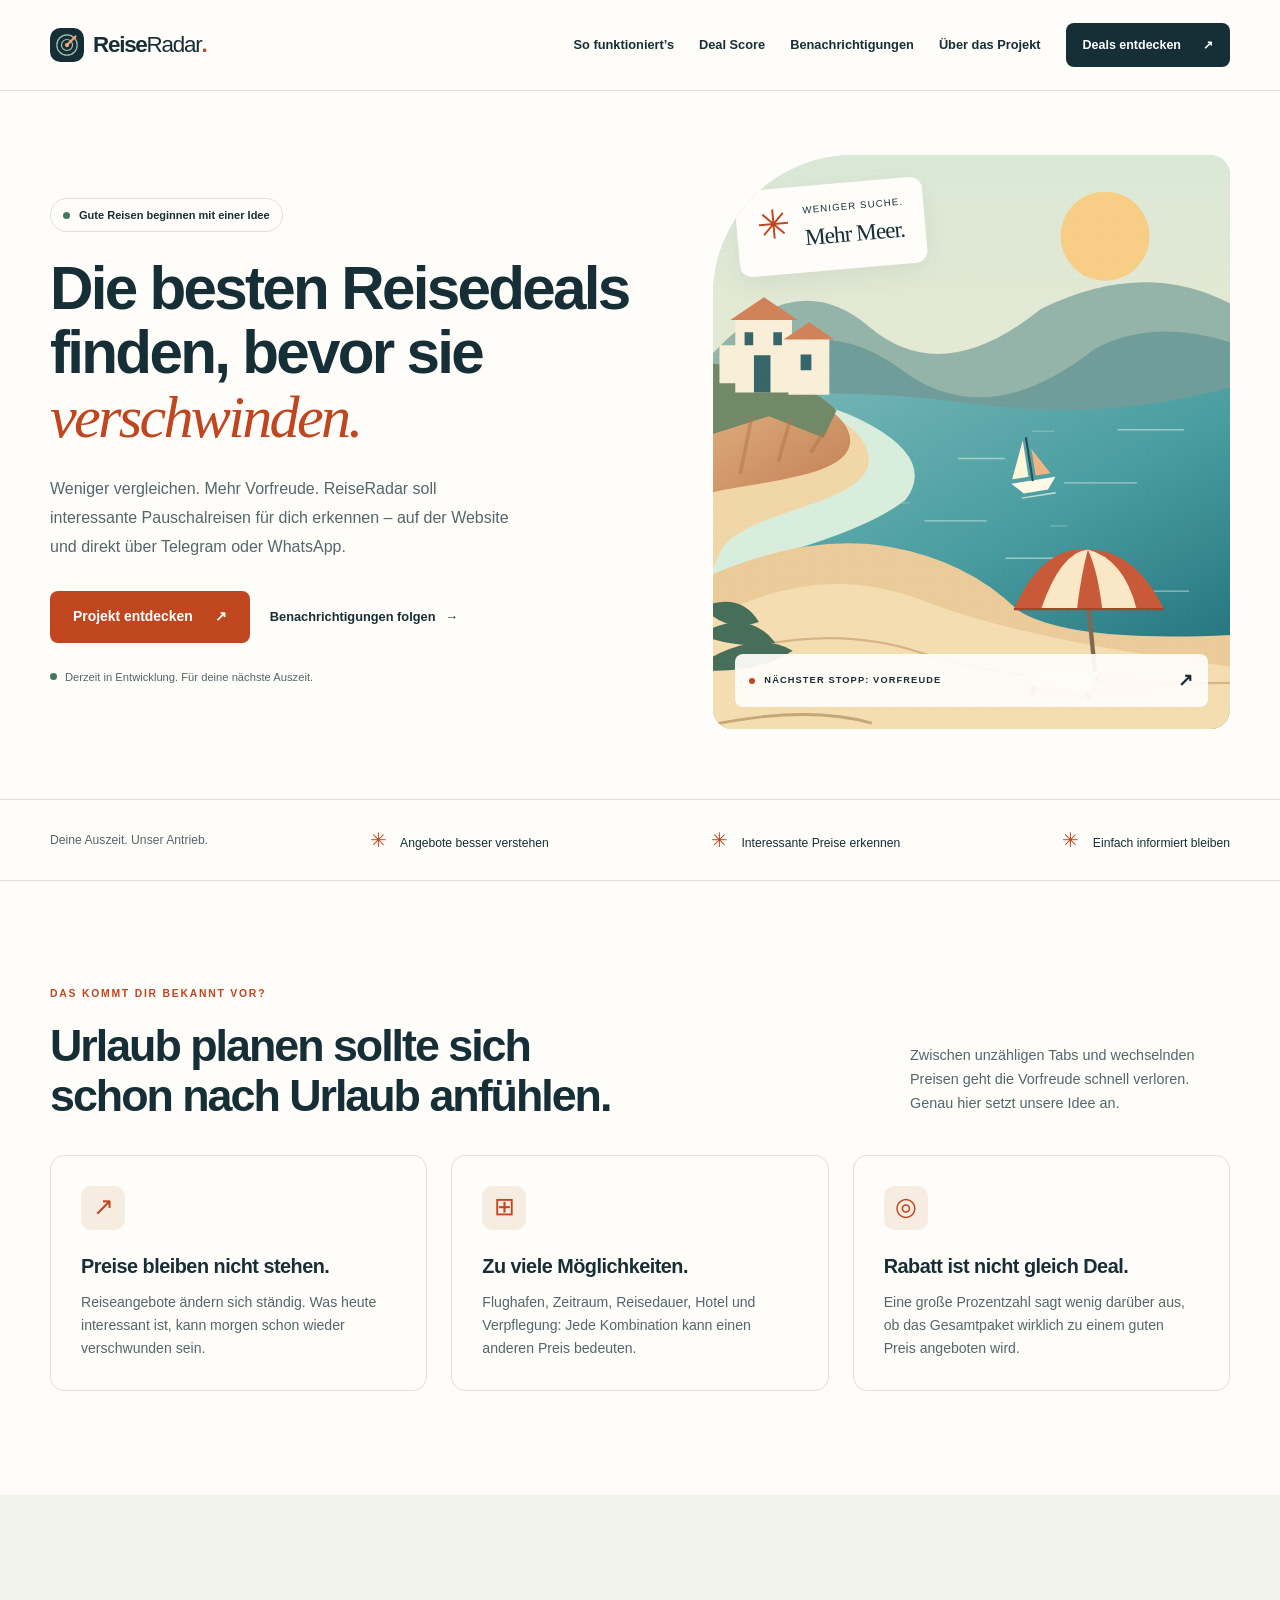
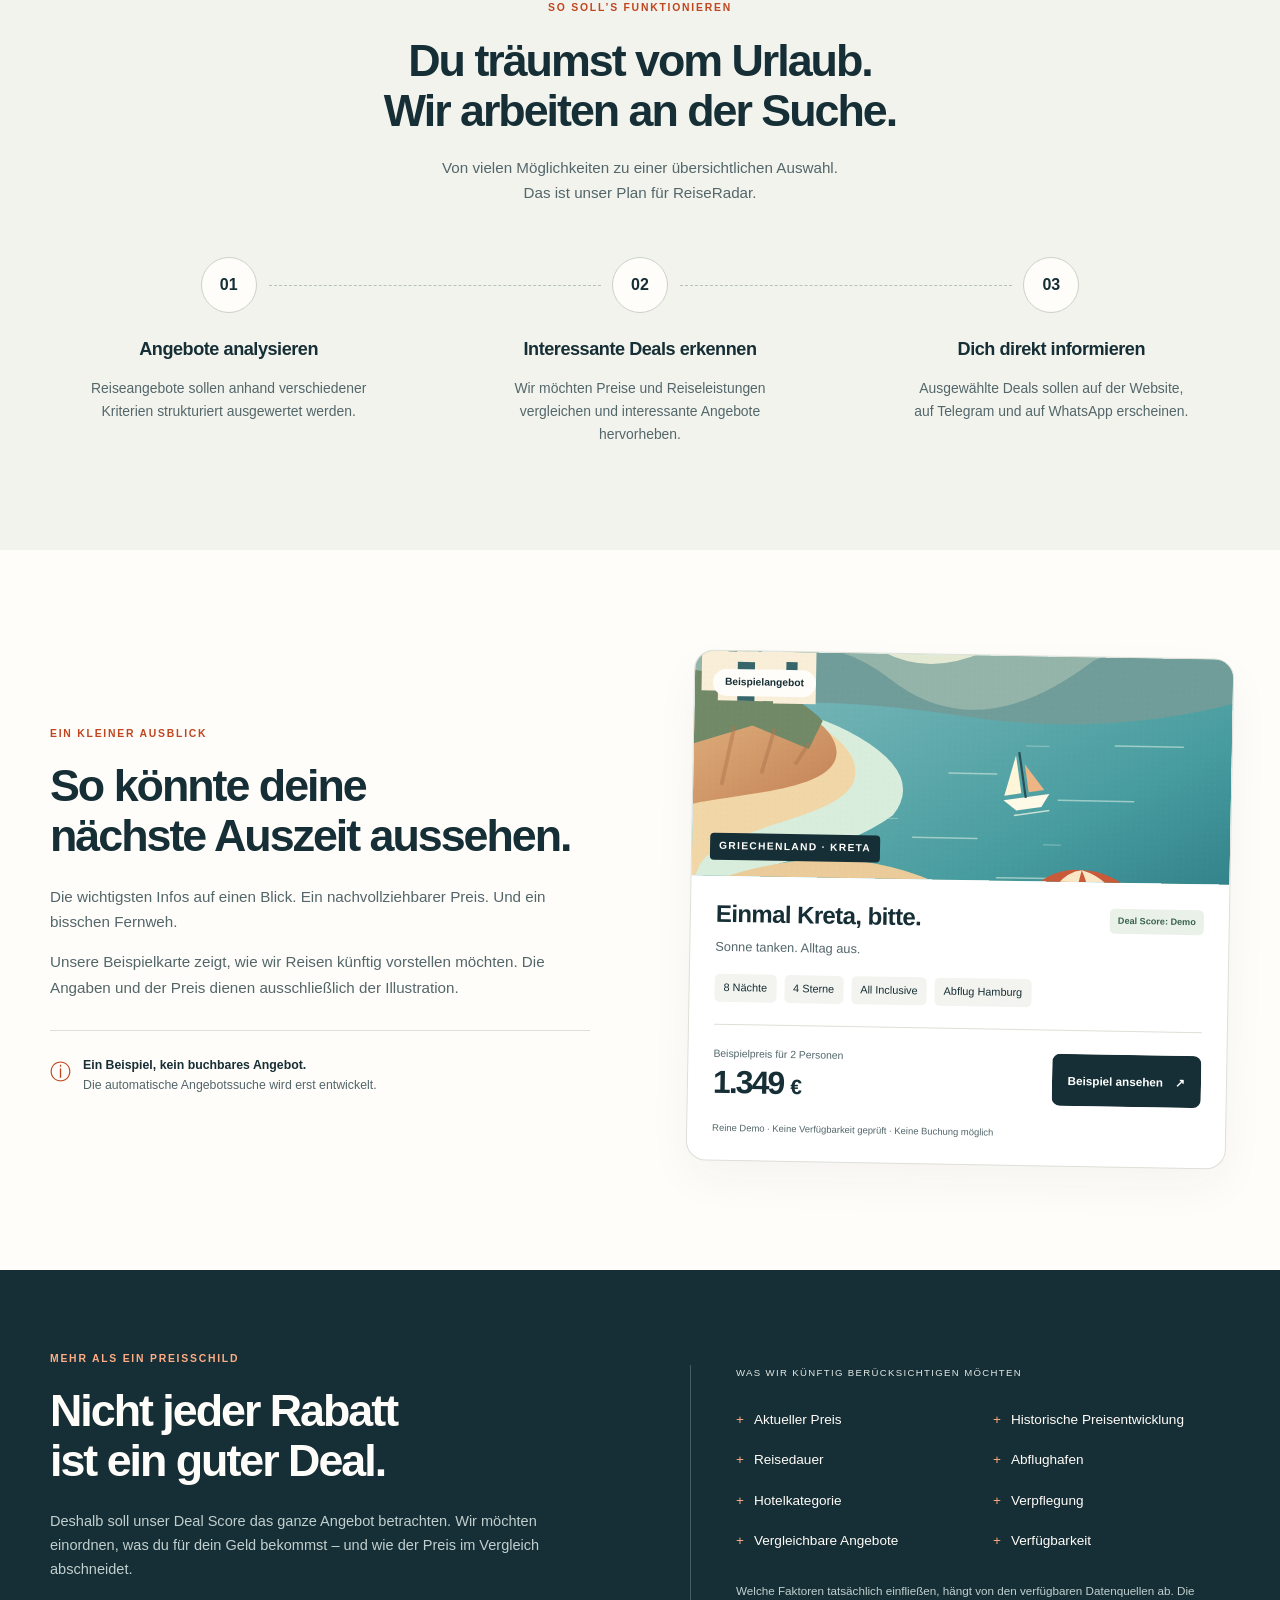
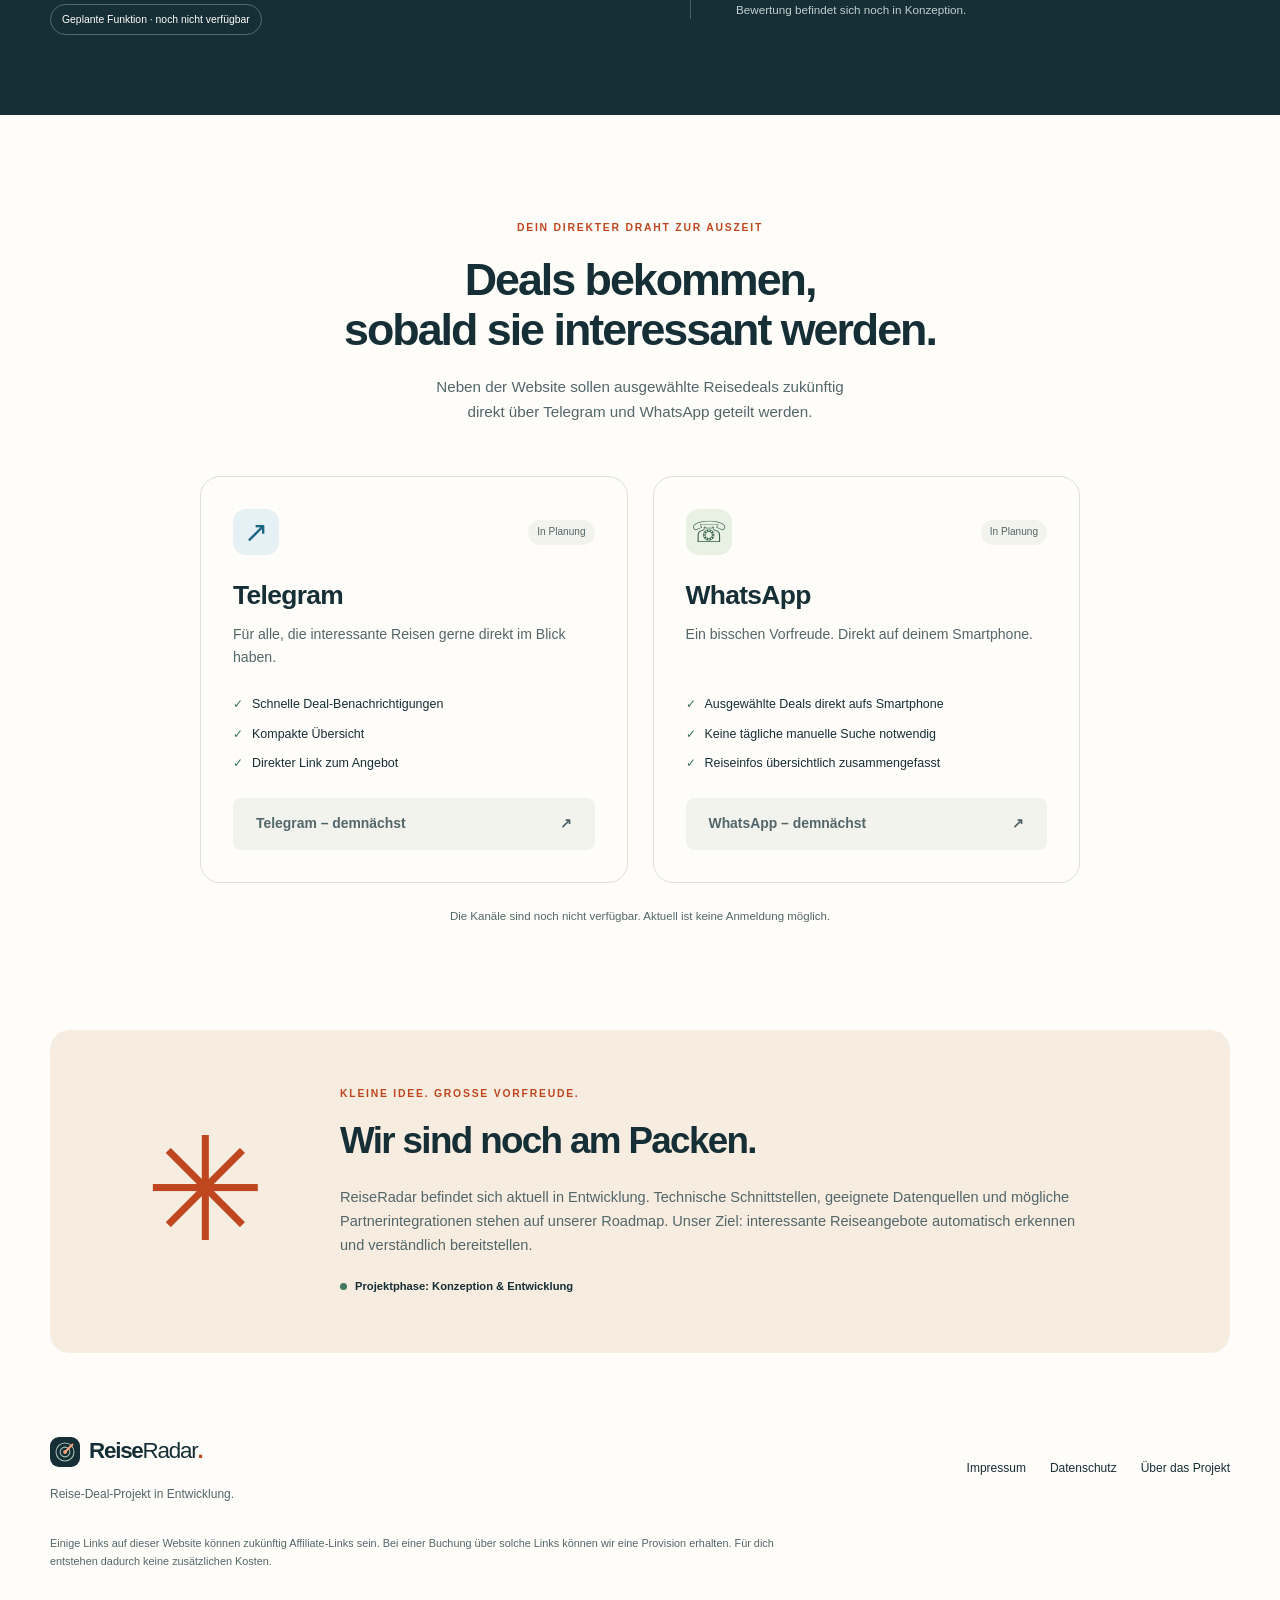
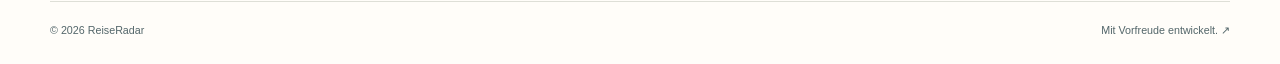
<file: index.html>
<!doctype html>
<html lang="de">
<head>
  <meta charset="utf-8">
  <meta name="viewport" content="width=device-width, initial-scale=1">
  <meta name="theme-color" content="#162e35">
  <!-- Awin Publisher Website Verification -->
  <title>ReiseRadar – Reisedeals automatisch entdecken</title>
  <meta name="description" content="ReiseRadar entwickelt eine Plattform zur automatisierten Analyse attraktiver Pauschalreise-Angebote und Deal-Benachrichtigungen über Website, Telegram und WhatsApp.">
  <meta property="og:type" content="website">
  <meta property="og:locale" content="de_DE">
  <meta property="og:title" content="ReiseRadar – Reisedeals automatisch entdecken">
  <meta property="og:description" content="Weniger suchen. Mehr Vorfreude. Unser Projekt für automatisch erkannte Reisedeals.">
  <meta property="og:image" content="https://saschax99.github.io/assets/social-card.png">
  <meta property="og:image:width" content="1200">
  <meta property="og:image:height" content="630">
  <meta property="og:image:alt" content="ReiseRadar – Weniger suchen. Mehr Vorfreude. Projekt in Entwicklung.">
  <meta property="og:url" content="https://saschax99.github.io/">
  <link rel="icon" href="assets/logo.svg" type="image/svg+xml">
  <link rel="stylesheet" href="styles.css">
  <script src="script.js" defer></script>
</head>
<body>
  <a class="skip-link" href="#inhalt">Zum Inhalt springen</a>
  <header class="site-header"><div class="container header-inner">
    <a class="brand" href="index.html" aria-label="ReiseRadar Startseite"><img src="assets/logo.svg" width="34" height="34" alt="">Reise<span>Radar</span><span class="brand-dot">.</span></a>
    <button class="menu-toggle" type="button" aria-expanded="false" aria-controls="navigation" hidden>Menü <span aria-hidden="true">☰</span></button>
    <nav id="navigation" class="navigation" aria-label="Hauptnavigation"><a href="#ablauf">So funktioniert’s</a><a href="#deal-score">Deal Score</a><a href="#kanaele">Benachrichtigungen</a><a href="#projekt">Über das Projekt</a><a class="button button-small button-dark" href="#demo">Deals entdecken <span aria-hidden="true">↗</span></a></nav>
  </div>
</header>
  <main id="inhalt">
    <section class="hero container" aria-labelledby="hero-title">
      <div class="hero-copy"><span class="status-pill"><span class="status-dot" aria-hidden="true"></span> Gute Reisen beginnen mit einer Idee</span>
        <h1 id="hero-title">Die besten Reisedeals finden, bevor sie <em>verschwinden.</em></h1>
        <p class="hero-description">Weniger vergleichen. Mehr Vorfreude. ReiseRadar soll interessante Pauschalreisen für dich erkennen – auf der Website und direkt über Telegram oder WhatsApp.</p>
        <div class="button-row"><a class="button button-orange" href="#ablauf">Projekt entdecken <span aria-hidden="true">↗</span></a><a class="text-link" href="#kanaele">Benachrichtigungen folgen <span aria-hidden="true">→</span></a></div>
        <p class="hero-note"><span class="status-dot" aria-hidden="true"></span> Derzeit in Entwicklung. Für deine nächste Auszeit.</p>
      </div>
      <div class="hero-art"><img src="assets/coast.svg" width="720" height="820" fetchpriority="high" alt="Illustration einer sonnigen Bucht mit türkisblauem Meer, mediterranen Häusern und einem Sonnenschirm"><div class="art-label"><span aria-hidden="true">✳</span> WENIGER SUCHE.<br><strong>Mehr Meer.</strong></div>
<div class="art-caption"><span class="tiny-dot" aria-hidden="true"></span> NÄCHSTER STOPP: VORFREUDE <span aria-hidden="true">↗</span></div>
</div>
    </section>
    <div class="principles"><div class="container principles-inner"><span>Deine Auszeit. Unser Antrieb.</span><span><b aria-hidden="true">✳</b> Angebote besser verstehen</span><span><b aria-hidden="true">✳</b> Interessante Preise erkennen</span><span><b aria-hidden="true">✳</b> Einfach informiert bleiben</span></div>
</div>
    <section class="section container" aria-labelledby="problem-title">
      <div class="section-heading"><div><p class="eyebrow">DAS KOMMT DIR BEKANNT VOR?</p>
<h2 id="problem-title">Urlaub planen sollte sich<br>schon nach Urlaub anfühlen.</h2>
</div>
<p>Zwischen unzähligen Tabs und wechselnden Preisen geht die Vorfreude schnell verloren. Genau hier setzt unsere Idee an.</p>
</div>
      <div class="three-grid"><article class="problem-card"><span class="icon-tile" aria-hidden="true">↗</span><h3>Preise bleiben nicht stehen.</h3>
<p>Reiseangebote ändern sich ständig. Was heute interessant ist, kann morgen schon wieder verschwunden sein.</p>
</article>
<article class="problem-card"><span class="icon-tile" aria-hidden="true">⊞</span><h3>Zu viele Möglichkeiten.</h3>
<p>Flughafen, Zeitraum, Reisedauer, Hotel und Verpflegung: Jede Kombination kann einen anderen Preis bedeuten.</p>
</article>
<article class="problem-card"><span class="icon-tile" aria-hidden="true">◎</span><h3>Rabatt ist nicht gleich Deal.</h3>
<p>Eine große Prozentzahl sagt wenig darüber aus, ob das Gesamtpaket wirklich zu einem guten Preis angeboten wird.</p>
</article>
</div>
    </section>
    <section id="ablauf" class="section workflow" aria-labelledby="workflow-title"><div class="container"><div class="center-heading"><p class="eyebrow">SO SOLL’S FUNKTIONIEREN</p>
<h2 id="workflow-title">Du träumst vom Urlaub.<br>Wir arbeiten an der Suche.</h2>
<p>Von vielen Möglichkeiten zu einer übersichtlichen Auswahl.<br>Das ist unser Plan für ReiseRadar.</p>
</div>
<ol class="three-grid steps"><li><span class="step-number">01</span><h3>Angebote analysieren</h3>
<p>Reiseangebote sollen anhand verschiedener Kriterien strukturiert ausgewertet werden.</p>
</li>
<li><span class="step-number">02</span><h3>Interessante Deals erkennen</h3>
<p>Wir möchten Preise und Reiseleistungen vergleichen und interessante Angebote hervorheben.</p>
</li>
<li><span class="step-number">03</span><h3>Dich direkt informieren</h3>
<p>Ausgewählte Deals sollen auf der Website, auf Telegram und auf WhatsApp erscheinen.</p>
</li>
</ol>
</div>
</section>
    <section id="demo" class="section container demo-section" aria-labelledby="demo-title"><div class="demo-copy"><p class="eyebrow">EIN KLEINER AUSBLICK</p>
<h2 id="demo-title">So könnte deine<br>nächste Auszeit aussehen.</h2>
<p>Die wichtigsten Infos auf einen Blick. Ein nachvollziehbarer Preis. Und ein bisschen Fernweh.</p>
<p>Unsere Beispielkarte zeigt, wie wir Reisen künftig vorstellen möchten. Die Angaben und der Preis dienen ausschließlich der Illustration.</p>
<div class="inline-note"><span aria-hidden="true">ⓘ</span><span><strong>Ein Beispiel, kein buchbares Angebot.</strong><br>Die automatische Angebotssuche wird erst entwickelt.</span></div>
</div>
      <article class="deal-card"><div class="deal-image"><img src="assets/coast.svg" width="720" height="820" loading="lazy" alt="Illustrierte mediterrane Küste"><span class="demo-badge">Beispielangebot</span><span class="image-location">GRIECHENLAND · KRETA</span></div>
<div class="deal-body"><div class="deal-title"><h3>Einmal Kreta, bitte.</h3>
<span class="score-badge">Deal Score: Demo</span></div>
<p class="deal-subtitle">Sonne tanken. Alltag aus.</p>
<ul class="deal-features"><li>8 Nächte</li>
<li>4 Sterne</li>
<li>All Inclusive</li>
<li>Abflug Hamburg</li>
</ul>
<div class="deal-bottom"><div><span class="price-label">Beispielpreis für 2 Personen</span><strong class="price">1.349 <span>€</span></strong></div>
<button class="button button-dark" type="button" data-demo-open hidden>Beispiel ansehen <span aria-hidden="true">↗</span></button></div>
<p class="deal-disclaimer">Reine Demo · Keine Verfügbarkeit geprüft · Keine Buchung möglich</p>
</div>
</article>
    </section>
    <section id="deal-score" class="score-section" aria-labelledby="score-title"><div class="container score-inner"><div><p class="eyebrow">MEHR ALS EIN PREISSCHILD</p>
<h2 id="score-title">Nicht jeder Rabatt<br>ist ein guter Deal.</h2>
<p>Deshalb soll unser Deal Score das ganze Angebot betrachten. Wir möchten einordnen, was du für dein Geld bekommst – und wie der Preis im Vergleich abschneidet.</p>
<span class="outline-pill">Geplante Funktion · noch nicht verfügbar</span></div>
<div class="score-factors"><p class="factor-heading">WAS WIR KÜNFTIG BERÜCKSICHTIGEN MÖCHTEN</p>
<ul><li>Aktueller Preis</li>
<li>Historische Preisentwicklung</li>
<li>Reisedauer</li>
<li>Abflughafen</li>
<li>Hotelkategorie</li>
<li>Verpflegung</li>
<li>Vergleichbare Angebote</li>
<li>Verfügbarkeit</li>
</ul>
<p class="score-note">Welche Faktoren tatsächlich einfließen, hängt von den verfügbaren Datenquellen ab. Die Bewertung befindet sich noch in Konzeption.</p>
</div>
</div>
</section>
    <section id="kanaele" class="section container" aria-labelledby="channels-title"><div class="center-heading"><p class="eyebrow">DEIN DIREKTER DRAHT ZUR AUSZEIT</p>
<h2 id="channels-title">Deals bekommen,<br>sobald sie interessant werden.</h2>
<p>Neben der Website sollen ausgewählte Reisedeals zukünftig<br>direkt über Telegram und WhatsApp geteilt werden.</p>
</div>
<div class="channel-grid"><article class="channel-card"><div class="channel-heading"><span class="channel-icon telegram" aria-hidden="true">↗</span><span class="coming-soon">In Planung</span></div>
<h3>Telegram</h3>
<p>Für alle, die interessante Reisen gerne direkt im Blick haben.</p>
<ul class="check-list"><li>Schnelle Deal-Benachrichtigungen</li>
<li>Kompakte Übersicht</li>
<li>Direkter Link zum Angebot</li>
</ul>
<button class="button channel-button" type="button" disabled>Telegram – demnächst <span aria-hidden="true">↗</span></button></article>
<article class="channel-card"><div class="channel-heading"><span class="channel-icon whatsapp" aria-hidden="true">☏</span><span class="coming-soon">In Planung</span></div>
<h3>WhatsApp</h3>
<p>Ein bisschen Vorfreude. Direkt auf deinem Smartphone.</p>
<ul class="check-list"><li>Ausgewählte Deals direkt aufs Smartphone</li>
<li>Keine tägliche manuelle Suche notwendig</li>
<li>Reiseinfos übersichtlich zusammengefasst</li>
</ul>
<button class="button channel-button" type="button" disabled>WhatsApp – demnächst <span aria-hidden="true">↗</span></button></article>
</div>
<p class="channels-note">Die Kanäle sind noch nicht verfügbar. Aktuell ist keine Anmeldung möglich.</p>
</section>
    <section id="projekt" class="container project-section" aria-labelledby="project-title"><div class="project-symbol" aria-hidden="true">✳</div>
<div><p class="eyebrow">KLEINE IDEE. GROSSE VORFREUDE.</p>
<h2 id="project-title">Wir sind noch am Packen.</h2>
<p>ReiseRadar befindet sich aktuell in Entwicklung. Technische Schnittstellen, geeignete Datenquellen und mögliche Partnerintegrationen stehen auf unserer Roadmap. Unser Ziel: interessante Reiseangebote automatisch erkennen und verständlich bereitstellen.</p>
<span class="project-status"><span class="status-dot" aria-hidden="true"></span> Projektphase: Konzeption &amp; Entwicklung</span></div>
</section>
  </main>
  <footer class="site-footer container"><div class="footer-top"><div><a class="brand" href="index.html"><img src="assets/logo.svg" width="30" height="30" alt="">Reise<span>Radar</span><span class="brand-dot">.</span></a><p>Reise-Deal-Projekt in Entwicklung.</p>
</div>
<nav aria-label="Rechtliche Informationen"><a href="impressum.html">Impressum</a><a href="datenschutz.html">Datenschutz</a><a href="#projekt">Über das Projekt</a></nav>
</div>
<p class="affiliate-note">Einige Links auf dieser Website können zukünftig Affiliate-Links sein. Bei einer Buchung über solche Links können wir eine Provision erhalten. Für dich entstehen dadurch keine zusätzlichen Kosten.</p>
<div class="footer-bottom"><span>© <span data-year>2026</span> ReiseRadar</span><span>Mit Vorfreude entwickelt. <span aria-hidden="true">↗</span></span></div>
</footer>
  <dialog id="demo-dialog" aria-labelledby="dialog-title" aria-describedby="dialog-description"><div class="dialog-content"><span class="icon-tile" aria-hidden="true">✳</span><p class="eyebrow">EIN AUSBLICK AUF REISERADAR</p>
<h2 id="dialog-title">Die Vorfreude ist echt.<br>Das Angebot ist eine Demo.</h2>
<p id="dialog-description">Die Angebotssuche befindet sich aktuell noch in Entwicklung. Diese Beispielreise ist nicht buchbar. Preis und Reisedaten zeigen lediglich die geplante Darstellung.</p>
<form method="dialog"><button class="button button-dark">Alles klar</button></form></div>
</dialog>
</body>
</html>
</file>
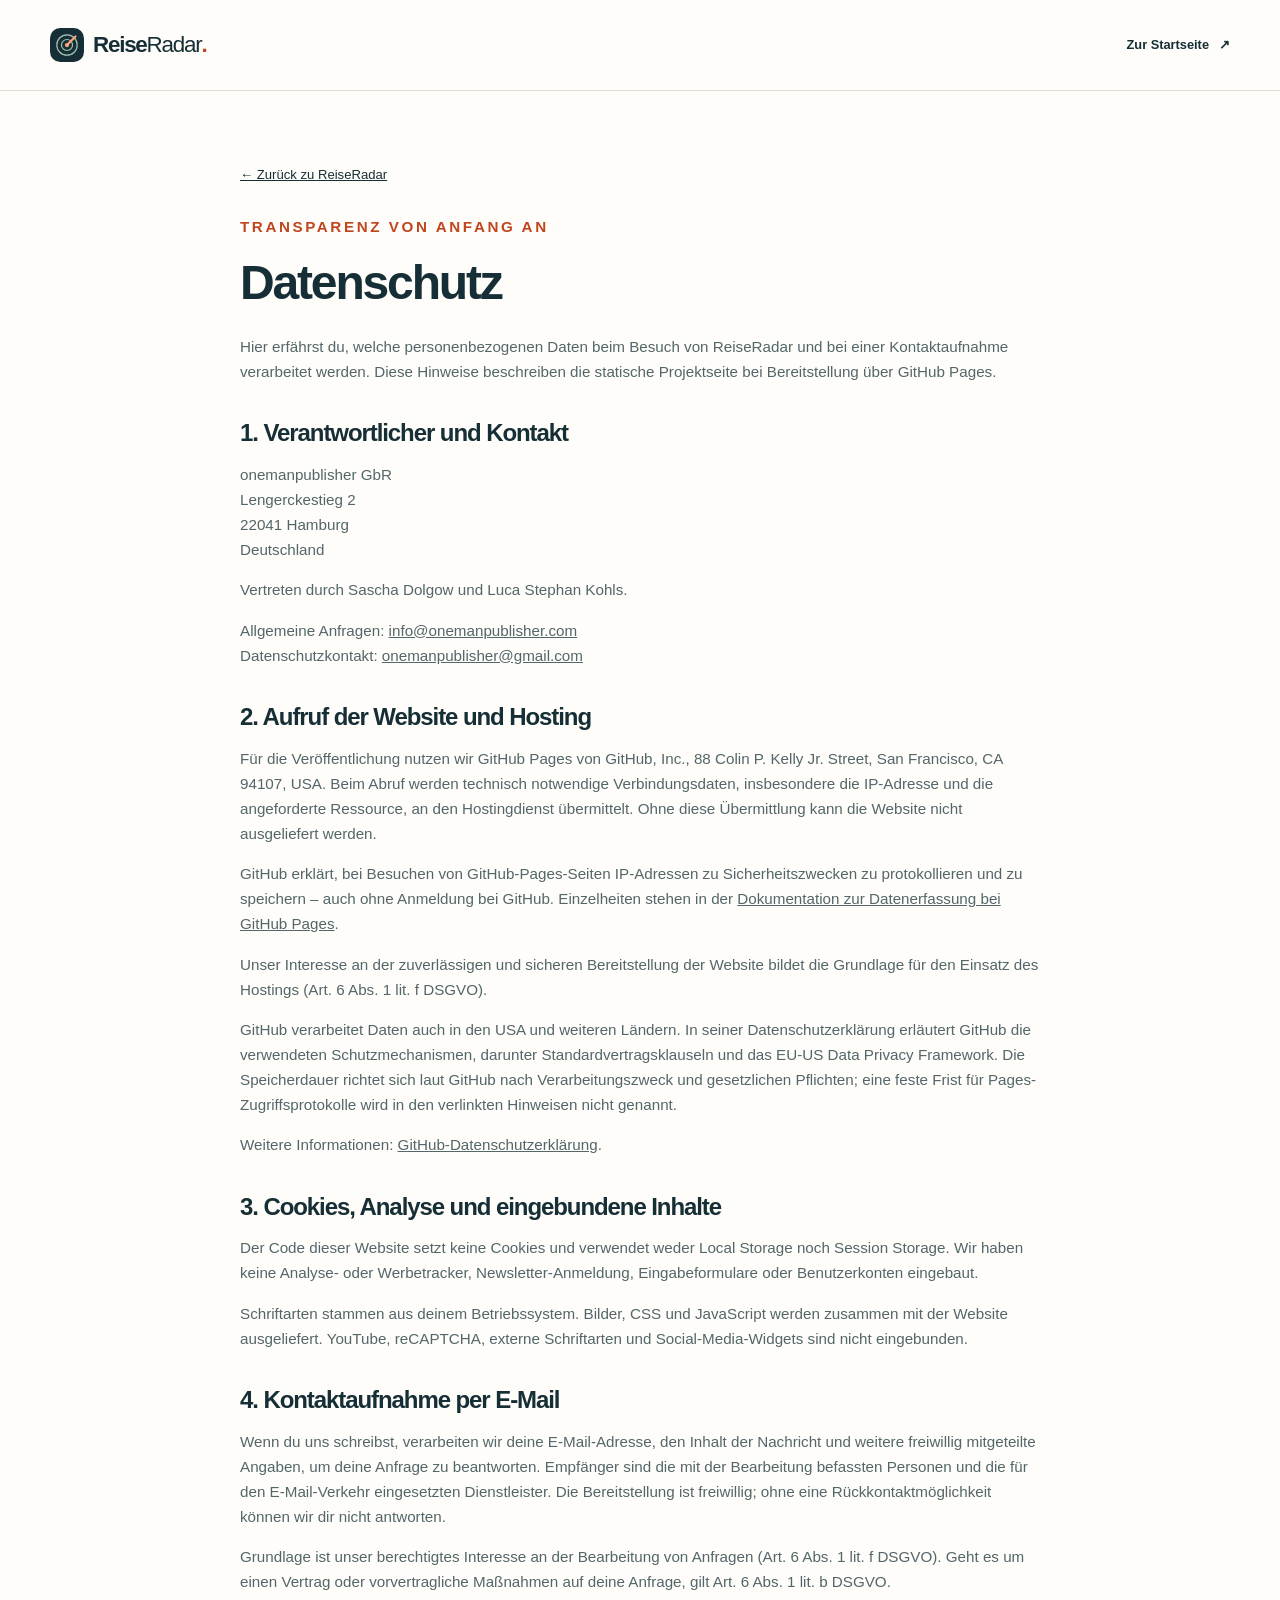
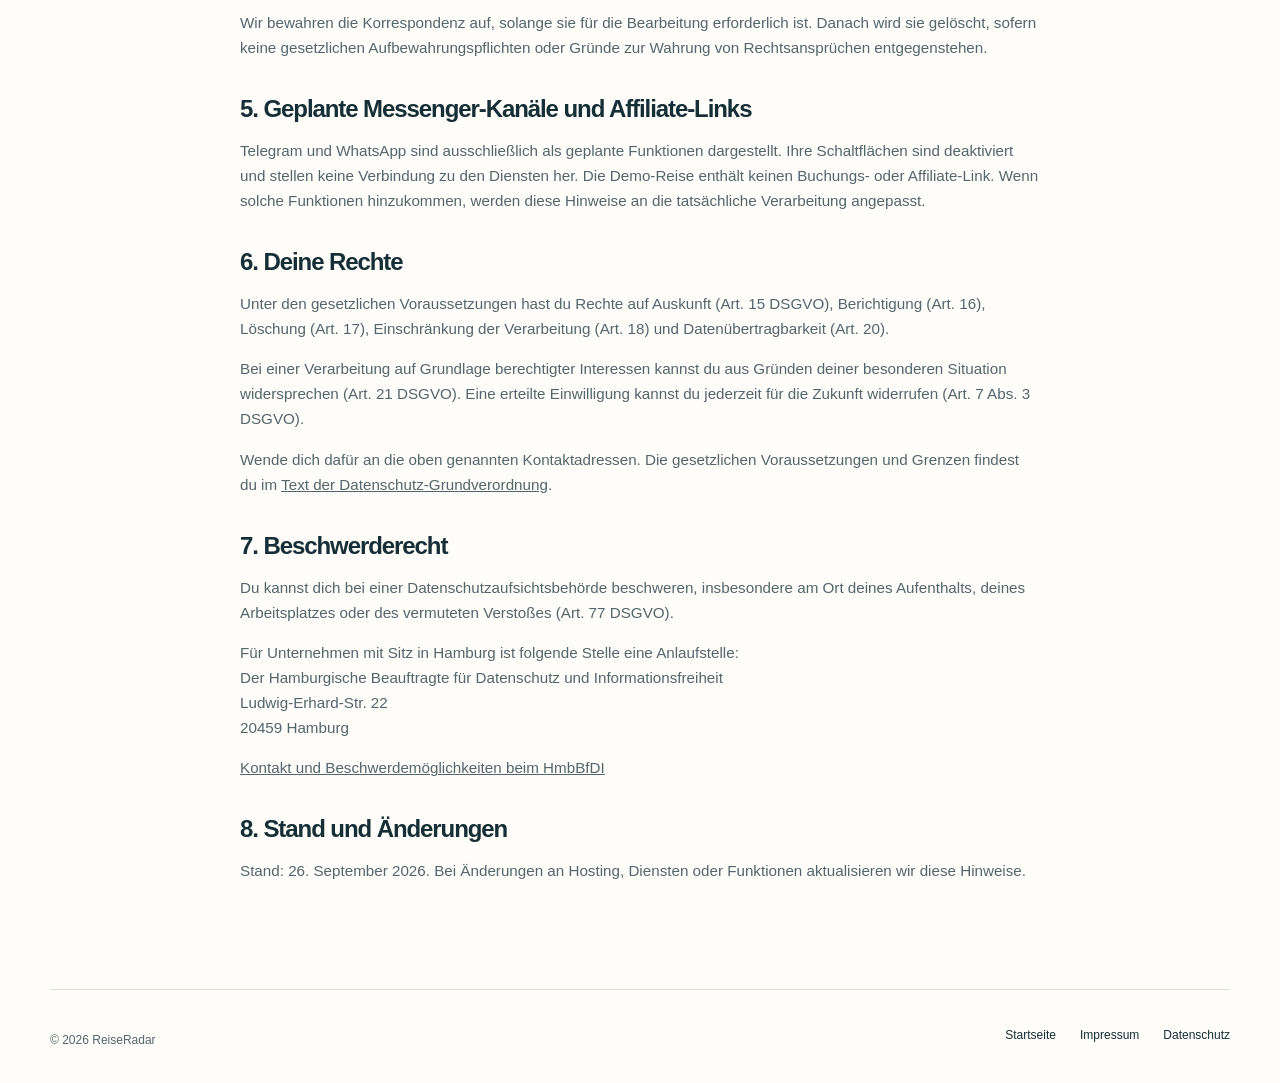
<file: datenschutz.html>
<!doctype html>
<html lang="de"><head><meta charset="utf-8"><meta name="viewport" content="width=device-width, initial-scale=1"><meta name="robots" content="noindex"><title>Datenschutz – ReiseRadar</title><meta name="description" content="Datenschutzhinweise für ReiseRadar: Verantwortlicher, GitHub Pages, Kontaktaufnahme und deine Rechte."><link rel="icon" href="assets/logo.svg" type="image/svg+xml"><link rel="stylesheet" href="styles.css"><script src="script.js" defer></script></head>
<body><a class="skip-link" href="#inhalt">Zum Inhalt springen</a><header class="site-header"><div class="container header-inner"><a class="brand" href="index.html"><img src="assets/logo.svg" width="34" height="34" alt="">Reise<span>Radar</span><span class="brand-dot">.</span></a><a class="text-link" href="index.html">Zur Startseite <span aria-hidden="true">↗</span></a></div>
</header>
<main id="inhalt" class="container legal-main">
  <a class="back-link" href="index.html">← Zurück zu ReiseRadar</a>
  <p class="eyebrow">TRANSPARENZ VON ANFANG AN</p>
  <h1>Datenschutz</h1>
  <p>Hier erfährst du, welche personenbezogenen Daten beim Besuch von ReiseRadar und bei einer Kontaktaufnahme verarbeitet werden. Diese Hinweise beschreiben die statische Projektseite bei Bereitstellung über GitHub Pages.</p>
  <h2>1. Verantwortlicher und Kontakt</h2>
  <p>onemanpublisher GbR<br>Lengerckestieg 2<br>22041 Hamburg<br>Deutschland</p>
  <p>Vertreten durch Sascha Dolgow und Luca Stephan Kohls.</p>
  <p>Allgemeine Anfragen: <a href="mailto:info@onemanpublisher.com">info@onemanpublisher.com</a><br>Datenschutzkontakt: <a href="mailto:onemanpublisher@gmail.com">onemanpublisher@gmail.com</a></p>
  <h2>2. Aufruf der Website und Hosting</h2>
  <p>Für die Veröffentlichung nutzen wir GitHub Pages von GitHub, Inc., 88 Colin P. Kelly Jr. Street, San Francisco, CA 94107, USA. Beim Abruf werden technisch notwendige Verbindungsdaten, insbesondere die IP-Adresse und die angeforderte Ressource, an den Hostingdienst übermittelt. Ohne diese Übermittlung kann die Website nicht ausgeliefert werden.</p>
  <p>GitHub erklärt, bei Besuchen von GitHub-Pages-Seiten IP-Adressen zu Sicherheitszwecken zu protokollieren und zu speichern – auch ohne Anmeldung bei GitHub. Einzelheiten stehen in der <a href="https://docs.github.com/en/pages/getting-started-with-github-pages/what-is-github-pages#data-collection">Dokumentation zur Datenerfassung bei GitHub Pages</a>.</p>
  <p>Unser Interesse an der zuverlässigen und sicheren Bereitstellung der Website bildet die Grundlage für den Einsatz des Hostings (Art. 6 Abs. 1 lit. f DSGVO).</p>
  <p>GitHub verarbeitet Daten auch in den USA und weiteren Ländern. In seiner Datenschutzerklärung erläutert GitHub die verwendeten Schutzmechanismen, darunter Standardvertragsklauseln und das EU-US Data Privacy Framework. Die Speicherdauer richtet sich laut GitHub nach Verarbeitungszweck und gesetzlichen Pflichten; eine feste Frist für Pages-Zugriffsprotokolle wird in den verlinkten Hinweisen nicht genannt.</p>
  <p>Weitere Informationen: <a href="https://docs.github.com/en/site-policy/privacy-policies/github-general-privacy-statement">GitHub-Datenschutzerklärung</a>.</p>
  <h2>3. Cookies, Analyse und eingebundene Inhalte</h2>
  <p>Der Code dieser Website setzt keine Cookies und verwendet weder Local Storage noch Session Storage. Wir haben keine Analyse- oder Werbetracker, Newsletter-Anmeldung, Eingabeformulare oder Benutzerkonten eingebaut.</p>
  <p>Schriftarten stammen aus deinem Betriebssystem. Bilder, CSS und JavaScript werden zusammen mit der Website ausgeliefert. YouTube, reCAPTCHA, externe Schriftarten und Social-Media-Widgets sind nicht eingebunden.</p>
  <h2>4. Kontaktaufnahme per E-Mail</h2>
  <p>Wenn du uns schreibst, verarbeiten wir deine E-Mail-Adresse, den Inhalt der Nachricht und weitere freiwillig mitgeteilte Angaben, um deine Anfrage zu beantworten. Empfänger sind die mit der Bearbeitung befassten Personen und die für den E-Mail-Verkehr eingesetzten Dienstleister. Die Bereitstellung ist freiwillig; ohne eine Rückkontaktmöglichkeit können wir dir nicht antworten.</p>
  <p>Grundlage ist unser berechtigtes Interesse an der Bearbeitung von Anfragen (Art. 6 Abs. 1 lit. f DSGVO). Geht es um einen Vertrag oder vorvertragliche Maßnahmen auf deine Anfrage, gilt Art. 6 Abs. 1 lit. b DSGVO.</p>
  <p>Wir bewahren die Korrespondenz auf, solange sie für die Bearbeitung erforderlich ist. Danach wird sie gelöscht, sofern keine gesetzlichen Aufbewahrungspflichten oder Gründe zur Wahrung von Rechtsansprüchen entgegenstehen.</p>
  <h2>5. Geplante Messenger-Kanäle und Affiliate-Links</h2>
  <p>Telegram und WhatsApp sind ausschließlich als geplante Funktionen dargestellt. Ihre Schaltflächen sind deaktiviert und stellen keine Verbindung zu den Diensten her. Die Demo-Reise enthält keinen Buchungs- oder Affiliate-Link. Wenn solche Funktionen hinzukommen, werden diese Hinweise an die tatsächliche Verarbeitung angepasst.</p>
  <h2>6. Deine Rechte</h2>
  <p>Unter den gesetzlichen Voraussetzungen hast du Rechte auf Auskunft (Art. 15 DSGVO), Berichtigung (Art. 16), Löschung (Art. 17), Einschränkung der Verarbeitung (Art. 18) und Datenübertragbarkeit (Art. 20).</p>
  <p>Bei einer Verarbeitung auf Grundlage berechtigter Interessen kannst du aus Gründen deiner besonderen Situation widersprechen (Art. 21 DSGVO). Eine erteilte Einwilligung kannst du jederzeit für die Zukunft widerrufen (Art. 7 Abs. 3 DSGVO).</p>
  <p>Wende dich dafür an die oben genannten Kontaktadressen. Die gesetzlichen Voraussetzungen und Grenzen findest du im <a href="https://eur-lex.europa.eu/legal-content/DE/TXT/?uri=CELEX%3A32016R0679">Text der Datenschutz-Grundverordnung</a>.</p>
  <h2>7. Beschwerderecht</h2>
  <p>Du kannst dich bei einer Datenschutzaufsichtsbehörde beschweren, insbesondere am Ort deines Aufenthalts, deines Arbeitsplatzes oder des vermuteten Verstoßes (Art. 77 DSGVO).</p>
  <p>Für Unternehmen mit Sitz in Hamburg ist folgende Stelle eine Anlaufstelle:<br>Der Hamburgische Beauftragte für Datenschutz und Informationsfreiheit<br>Ludwig-Erhard-Str. 22<br>20459 Hamburg</p>
  <p><a href="https://datenschutz-hamburg.de/service-information/beschwerde-oder-hinweis-einreichen">Kontakt und Beschwerdemöglichkeiten beim HmbBfDI</a></p>
  <h2>8. Stand und Änderungen</h2>
  <p>Stand: 26. September 2026. Bei Änderungen an Hosting, Diensten oder Funktionen aktualisieren wir diese Hinweise.</p>
</main>
<footer class="site-footer container legal-footer"><div class="footer-top"><p>© <span data-year>2026</span> ReiseRadar</p>
<nav aria-label="Rechtliche Informationen"><a href="index.html">Startseite</a><a href="impressum.html">Impressum</a><a href="datenschutz.html" aria-current="page">Datenschutz</a></nav>
</div>
</footer>
</body>
</html>
</file>
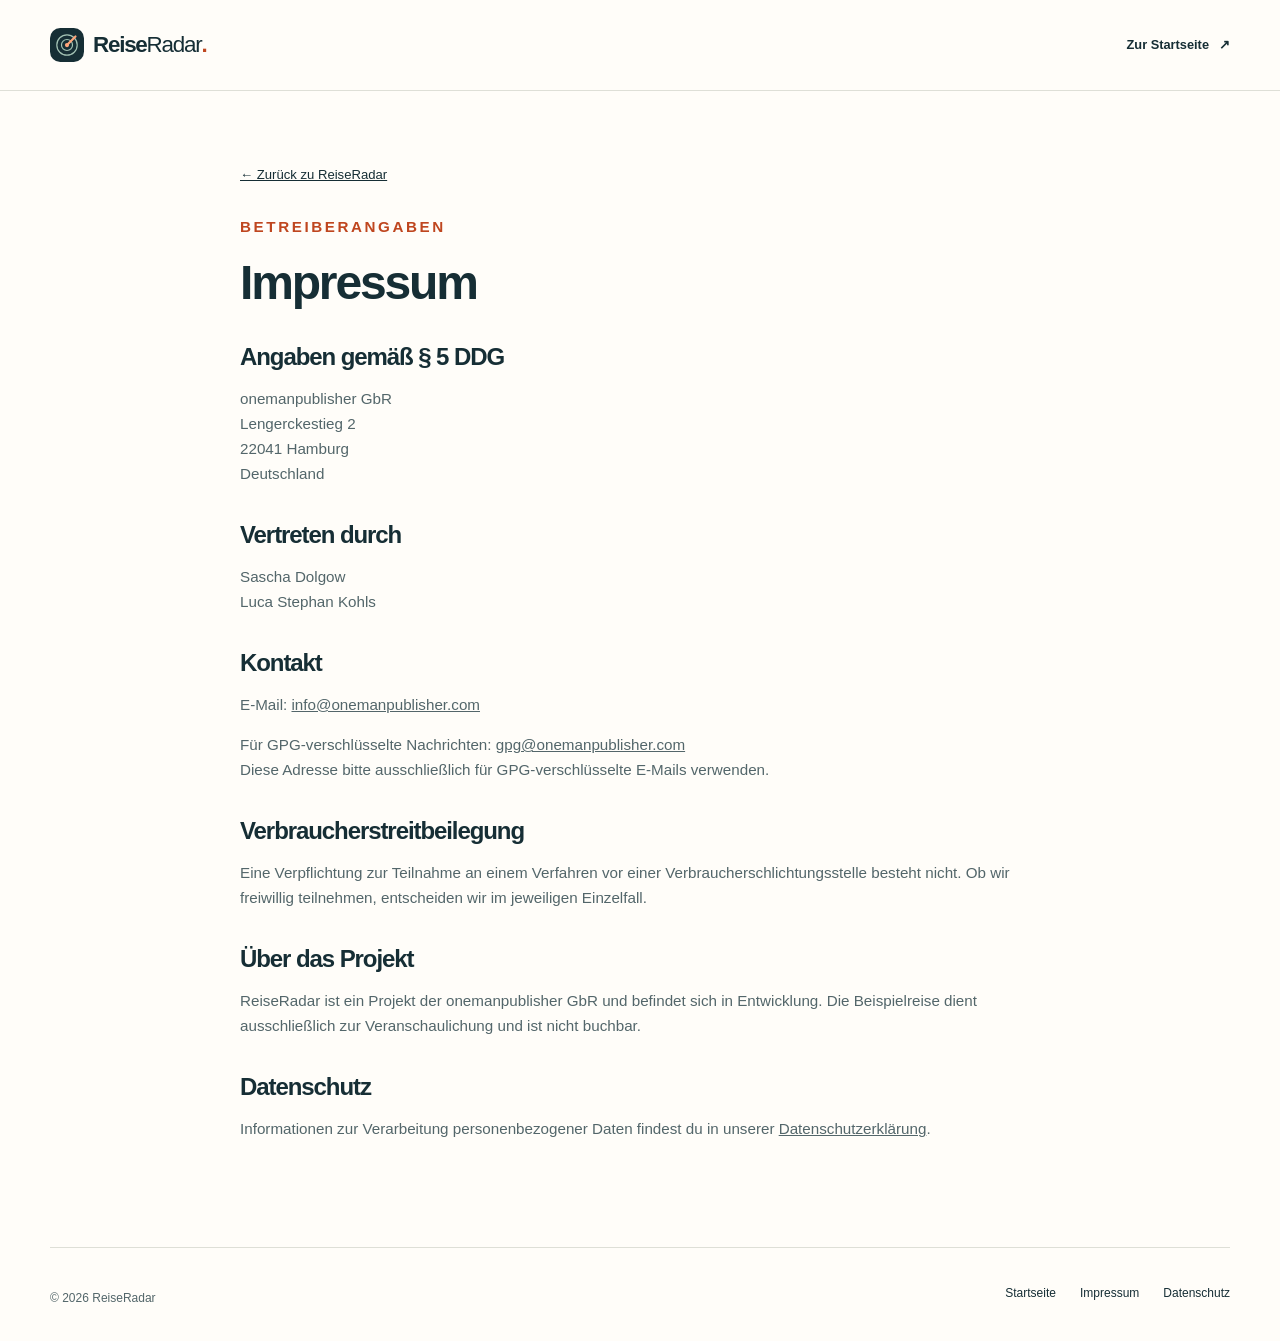
<file: impressum.html>
<!doctype html>
<html lang="de"><head><meta charset="utf-8"><meta name="viewport" content="width=device-width, initial-scale=1"><meta name="robots" content="noindex"><title>Impressum – ReiseRadar</title><meta name="description" content="Betreiber- und Kontaktangaben der onemanpublisher GbR für ReiseRadar."><link rel="icon" href="assets/logo.svg" type="image/svg+xml"><link rel="stylesheet" href="styles.css"><script src="script.js" defer></script></head>
<body><a class="skip-link" href="#inhalt">Zum Inhalt springen</a><header class="site-header"><div class="container header-inner"><a class="brand" href="index.html"><img src="assets/logo.svg" width="34" height="34" alt="">Reise<span>Radar</span><span class="brand-dot">.</span></a><a class="text-link" href="index.html">Zur Startseite <span aria-hidden="true">↗</span></a></div>
</header>
<main id="inhalt" class="container legal-main">
  <a class="back-link" href="index.html">← Zurück zu ReiseRadar</a>
  <p class="eyebrow">BETREIBERANGABEN</p>
  <h1>Impressum</h1>
  <h2>Angaben gemäß § 5 DDG</h2>
  <p>onemanpublisher GbR<br>Lengerckestieg 2<br>22041 Hamburg<br>Deutschland</p>
  <h2>Vertreten durch</h2>
  <p>Sascha Dolgow<br>Luca Stephan Kohls</p>
  <h2>Kontakt</h2>
  <p>E-Mail: <a href="mailto:info@onemanpublisher.com">info@onemanpublisher.com</a></p>
  <p>Für GPG-verschlüsselte Nachrichten: <a href="mailto:gpg@onemanpublisher.com">gpg@onemanpublisher.com</a><br>Diese Adresse bitte ausschließlich für GPG-verschlüsselte E-Mails verwenden.</p>
  <h2>Verbraucherstreitbeilegung</h2>
  <p>Eine Verpflichtung zur Teilnahme an einem Verfahren vor einer Verbraucherschlichtungsstelle besteht nicht. Ob wir freiwillig teilnehmen, entscheiden wir im jeweiligen Einzelfall.</p>
  <h2>Über das Projekt</h2>
  <p>ReiseRadar ist ein Projekt der onemanpublisher GbR und befindet sich in Entwicklung. Die Beispielreise dient ausschließlich zur Veranschaulichung und ist nicht buchbar.</p>
  <h2>Datenschutz</h2>
  <p>Informationen zur Verarbeitung personenbezogener Daten findest du in unserer <a href="datenschutz.html">Datenschutzerklärung</a>.</p>
</main>
<footer class="site-footer container legal-footer"><div class="footer-top"><p>© <span data-year>2026</span> ReiseRadar</p>
<nav aria-label="Rechtliche Informationen"><a href="index.html">Startseite</a><a href="impressum.html" aria-current="page">Impressum</a><a href="datenschutz.html">Datenschutz</a></nav>
</div>
</footer>
</body>
</html>
</file>
<file: styles.css>
/* Shared landing page and legal draft styles. */
:root {
  --ink:#162e35;
  --muted:#53666a;
  --orange:#bf461f;
  --paper:#fffdf9;
  --line:#dedfd7;
  --soft:#f2f3ed;
  --radius:20px;
  --width:1180px;
  color-scheme:light;
}
* {
  box-sizing:border-box;
}
html {
  scroll-behavior:smooth;
  scroll-padding-top:100px;
}
body {
  margin:0;
  background:var(--paper);
  color:var(--ink);
  font-family:Inter,"Segoe UI",Arial,sans-serif;
  font-size:16px;
  line-height:1.65;
}
button,a {
  -webkit-tap-highlight-color:transparent;
  touch-action:manipulation;
}
button {
  font:inherit;
}
a {
  color:inherit;
}
img {
  display:block;
  max-width:100%;
  height:auto;
}
a:focus-visible,button:focus-visible {
  outline:3px solid #bf461f;
  outline-offset:5px;
}
h1,h2,h3,p {
  margin-top:0;
}
h1,h2,h3 {
  line-height:1.12;
  letter-spacing:-.045em;
}
h2 {
  font-size:clamp(2rem,3.5vw,3.05rem);
  font-weight:650;
  margin-bottom:24px;
}
h3 {
  font-size:1.24rem;
  letter-spacing:-.025em;
}
p {
  color:var(--muted);
}
.container {
  width:min(var(--width),calc(100% - 80px));
  margin-inline:auto;
}
.section {
  padding-block:104px;
}
.skip-link {
  position:fixed;
  top:12px;
  left:12px;
  z-index:100;
  background:var(--ink);
  color:white;
  padding:12px 20px;
  transform:translateY(-160%);
}
.skip-link:focus {
  transform:none;
}
.site-header {
  position:sticky;
  top:0;
  z-index:20;
  background:rgba(255,253,249,.97);
  border-bottom:1px solid var(--line);
}
.header-inner {
  min-height:90px;
  display:flex;
  align-items:center;
  justify-content:space-between;
  gap:24px;
}
.brand {
  display:inline-flex;
  align-items:center;
  text-decoration:none;
  font-size:1.4rem;
  font-weight:750;
  letter-spacing:-.055em;
  white-space:nowrap;
}
.brand img {
  margin-right:9px;
}
.brand>span:not(.brand-dot) {
  font-weight:450;
}
.brand-dot {
  color:var(--orange);
}
.navigation {
  display:flex;
  align-items:center;
  gap:25px;
}
.navigation>a:not(.button) {
  text-decoration:none;
  font-size:.8rem;
  font-weight:600;
}
.navigation>a:hover,.footer-top nav a:hover {
  color:var(--orange);
}
.button {
  display:inline-flex;
  align-items:center;
  justify-content:center;
  gap:22px;
  min-height:52px;
  padding:13px 22px;
  border:1px solid transparent;
  border-radius:8px;
  text-decoration:none;
  font-size:.87rem;
  font-weight:650;
  cursor:pointer;
  transition:background .2s,transform .2s;
}
.button:hover:not(:disabled) {
  transform:translateY(-2px);
}
.button-dark {
  background:var(--ink);
  color:#fff;
}
.button-dark:hover {
  background:#284a51;
}
.button-orange {
  background:var(--orange);
  color:#fff;
}
.button-orange:hover {
  background:#a93c1a;
}
.button-small {
  min-height:44px;
  padding:10px 16px;
  font-size:.78rem;
}
.menu-toggle {
  display:none;
  background:none;
  border:1px solid var(--line);
  border-radius:6px;
  padding:10px 14px;
  color:var(--ink);
  min-height:44px;
}
.hero {
  display:grid;
  grid-template-columns:1.16fr 1fr;
  gap:64px;
  align-items:center;
  padding-block:64px 70px;
}
.status-pill {
  display:inline-flex;
  align-items:center;
  gap:9px;
  font-size:.69rem;
  font-weight:650;
  border:1px solid var(--line);
  border-radius:30px;
  padding:7px 12px;
  margin-bottom:25px;
}
.status-dot {
  display:inline-block;
  width:7px;
  height:7px;
  border-radius:50%;
  background:#447760;
  flex-shrink:0;
}
h1 {
  font-size:clamp(2.7rem,4.7vw,4.3rem);
  font-weight:650;
  line-height:1.065;
  margin-bottom:26px;
}
h1 em {
  font-family:Georgia,"Times New Roman",serif;
  font-weight:400;
  color:var(--orange);
}
.hero-description {
  font-size:1rem;
  max-width:470px;
  line-height:1.8;
}
.button-row {
  display:flex;
  align-items:center;
  flex-wrap:wrap;
  gap:20px;
  margin-top:29px;
}
.text-link {
  font-size:.8rem;
  font-weight:600;
  text-decoration:none;
  display:inline-flex;
  align-items:center;
  gap:10px;
  min-height:44px;
}
.text-link:hover {
  text-decoration:underline;
}
.hero-note {
  display:flex;
  align-items:center;
  gap:8px;
  font-size:.7rem;
  margin:25px 0 0;
}
.hero-art {
  position:relative;
  isolation:isolate;
  border-radius:140px 20px 20px 20px;
  overflow:hidden;
  background:#aad7d2;
}
.hero-art>img {
  width:100%;
  aspect-ratio:.9;
  object-fit:cover;
}
.art-label {
  position:absolute;
  left:24px;
  top:29px;
  background:var(--paper);
  padding:16px 20px;
  border-radius:12px;
  font-size:.6rem;
  letter-spacing:.12em;
  transform:rotate(-5deg);
  box-shadow:0 8px 24px #183a3510;
}
.art-label>span {
  float:left;
  font-size:2.5rem;
  color:var(--orange);
  line-height:1;
  margin-right:12px;
}
.art-label strong {
  white-space:nowrap;
  font-size:1.45rem;
  letter-spacing:-.04em;
  font-family:Georgia,serif;
  font-weight:400;
}
.art-caption {
  position:absolute;
  bottom:22px;
  left:22px;
  right:22px;
  display:flex;
  align-items:center;
  gap:9px;
  background:#fffdf9ef;
  border-radius:8px;
  padding:12px 14px;
  font-size:.58rem;
  letter-spacing:.12em;
  font-weight:700;
}
.art-caption>span:last-child {
  margin-left:auto;
  font-size:1.1rem;
}
.tiny-dot {
  width:6px;
  height:6px;
  background:var(--orange);
  border-radius:100%;
}
.principles {
  border-block:1px solid var(--line);
}
.principles-inner {
  display:flex;
  justify-content:space-between;
  gap:20px;
  align-items:center;
  min-height:80px;
  font-size:.76rem;
}
.principles-inner>span:first-child {
  color:var(--muted);
}
.principles b {
  font-size:1.25rem;
  font-weight:400;
  color:var(--orange);
  margin-right:10px;
}
.section-heading {
  display:flex;
  justify-content:space-between;
  align-items:flex-end;
  gap:50px;
  margin-bottom:34px;
}
.section-heading h2 {
  margin-bottom:0;
}
.section-heading>p {
  max-width:320px;
  font-size:.9rem;
  margin-bottom:5px;
}
.eyebrow {
  font-size:.65rem;
  font-weight:750;
  letter-spacing:.17em;
  color:var(--orange);
  margin-bottom:18px;
}
.three-grid {
  display:grid;
  grid-template-columns:repeat(3,minmax(0,1fr));
  gap:24px;
}
.problem-card {
  padding:30px;
  border:1px solid var(--line);
  border-radius:14px;
}
.icon-tile {
  display:inline-flex;
  align-items:center;
  justify-content:center;
  width:44px;
  height:44px;
  border-radius:10px;
  background:#f6ece1;
  color:var(--orange);
  font-size:1.55rem;
  margin-bottom:25px;
}
.problem-card h3 {
  margin-bottom:14px;
}
.problem-card p {
  font-size:.88rem;
  margin-bottom:0;
}
.workflow {
  background:var(--soft);
}
.center-heading {
  text-align:center;
  max-width:700px;
  margin:0 auto 52px;
}
.center-heading h2 {
  margin-bottom:20px;
}
.center-heading>p:last-child {
  font-size:.95rem;
}
.steps {
  list-style:none;
  padding:0;
  margin:0;
  gap:54px;
}
.steps li {
  position:relative;
  text-align:center;
}
.step-number {
  display:flex;
  width:56px;
  height:56px;
  align-items:center;
  justify-content:center;
  background:var(--paper);
  border:1px solid #ccd2c8;
  border-radius:50%;
  font-size:1rem;
  font-weight:600;
  margin:0 auto 26px;
}
.steps li:not(:last-child):after {
  content:"";
  position:absolute;
  left:calc(50% + 40px);
  top:28px;
  width:calc(100% - 25px);
  border-top:1px dashed #b5c2b6;
}
.steps h3 {
  font-size:1.13rem;
}
.steps p {
  font-size:.87rem;
  max-width:280px;
  margin:0 auto;
}
.demo-section {
  display:grid;
  grid-template-columns:1fr 1fr;
  gap:100px;
  align-items:center;
}
.demo-copy>p:not(.eyebrow) {
  font-size:.95rem;
}
.inline-note {
  display:flex;
  align-items:flex-start;
  gap:12px;
  border-top:1px solid var(--line);
  padding-top:24px;
  margin-top:30px;
  font-size:.77rem;
  color:var(--muted);
}
.inline-note>span:first-child {
  font-size:1.3rem;
  color:var(--orange);
}
.inline-note strong {
  color:var(--ink);
  font-weight:600;
}
.deal-card {
  border:1px solid var(--line);
  border-radius:var(--radius);
  overflow:hidden;
  background:#fff;
  box-shadow:0 18px 45px #1732390b;
  transform:rotate(1deg);
}
.deal-image {
  position:relative;
  height:225px;
  overflow:hidden;
  background:#a5d4d0;
}
.deal-image img {
  width:100%;
  height:100%;
  object-fit:cover;
  object-position:50% 53%;
}
.demo-badge {
  position:absolute;
  top:18px;
  left:18px;
  background:var(--paper);
  border-radius:30px;
  padding:5px 12px;
  font-size:.64rem;
  font-weight:650;
}
.image-location {
  position:absolute;
  bottom:16px;
  left:18px;
  font-size:.64rem;
  letter-spacing:.13em;
  font-weight:750;
  background:var(--ink);
  color:white;
  padding:5px 9px;
  border-radius:4px;
}
.deal-body {
  padding:25px;
}
.deal-title {
  display:flex;
  align-items:center;
  justify-content:space-between;
  gap:10px;
  flex-wrap:wrap;
}
.deal-title h3 {
  font-size:1.5rem;
  margin:0;
}
.score-badge {
  font-size:.57rem;
  color:#37634d;
  background:#eaf1e8;
  padding:5px 8px;
  border-radius:5px;
  font-weight:700;
}
.deal-subtitle {
  font-size:.8rem;
  margin:8px 0 17px;
}
.deal-features {
  display:flex;
  gap:8px;
  flex-wrap:wrap;
  list-style:none;
  padding:0;
  margin:0 0 22px;
}
.deal-features li {
  background:#f3f4ef;
  border-radius:5px;
  padding:5px 9px;
  font-size:.68rem;
}
.deal-bottom {
  display:flex;
  justify-content:space-between;
  gap:16px;
  align-items:center;
  border-top:1px solid var(--line);
  padding-top:20px;
}
.price-label {
  display:block;
  font-size:.65rem;
  color:var(--muted);
}
.price {
  font-size:2rem;
  letter-spacing:-.06em;
  line-height:1.3;
}
.price>span {
  font-size:1.3rem;
}
.deal-bottom .button {
  padding-inline:15px;
  font-size:.73rem;
  gap:12px;
}
.deal-disclaimer {
  font-size:.59rem;
  margin:16px 0 0;
}
.score-section {
  background:var(--ink);
  color:var(--paper);
  padding-block:80px;
}
.score-inner {
  display:grid;
  grid-template-columns:1fr 1fr;
  gap:100px;
  align-items:center;
}
.score-section .eyebrow {
  color:#ffad84;
}
.score-section p:not(.eyebrow) {
  color:#c1d0cf;
  font-size:.91rem;
}
.outline-pill {
  display:inline-block;
  border:1px solid #536b6e;
  padding:6px 11px;
  border-radius:30px;
  font-size:.65rem;
  margin-top:8px;
}
.score-factors {
  border-left:1px solid #455d61;
  padding-left:45px;
}
.score-factors .factor-heading {
  font-size:.6rem!important;
  letter-spacing:.14em;
  color:#e2e9e6!important;
}
.score-factors ul {
  padding:0;
  list-style:none;
  display:grid;
  grid-template-columns:1fr 1fr;
  gap:18px 20px;
  font-size:.85rem;
  margin:28px 0;
}
.score-factors li:before {
  content:"+";
  color:#ffad84;
  margin-right:10px;
}
.score-factors .score-note {
  font-size:.73rem!important;
  margin-bottom:0;
}
.channel-grid {
  display:grid;
  grid-template-columns:1fr 1fr;
  max-width:880px;
  margin-inline:auto;
  gap:25px;
}
.channel-card {
  border:1px solid var(--line);
  border-radius:var(--radius);
  padding:32px;
}
.channel-heading {
  display:flex;
  align-items:center;
  justify-content:space-between;
  margin-bottom:26px;
}
.channel-icon {
  display:grid;
  place-items:center;
  width:46px;
  height:46px;
  border-radius:13px;
  font-size:1.8rem;
}
.telegram {
  background:#e6f1f5;
  color:#1c6483;
}
.whatsapp {
  background:#e9f0e4;
  color:#366448;
}
.coming-soon {
  font-size:.63rem;
  border-radius:20px;
  padding:4px 9px;
  background:var(--soft);
  color:var(--muted);
}
.channel-card h3 {
  font-size:1.65rem;
  margin-bottom:12px;
}
.channel-card>p {
  font-size:.88rem;
  min-height:47px;
}
.check-list {
  list-style:none;
  padding:0;
  margin:24px 0;
  font-size:.78rem;
  display:grid;
  gap:9px;
}
.check-list li {
  display:flex;
  gap:9px;
}
.check-list li:before {
  content:"✓";
  color:#3c7153;
}
.channel-button {
  width:100%;
  background:var(--soft);
  color:var(--muted);
  justify-content:space-between;
  cursor:not-allowed;
}
.channels-note {
  text-align:center;
  font-size:.72rem;
  margin:24px 0 0;
}
.project-section {
  display:grid;
  grid-template-columns:180px 1fr;
  gap:45px;
  align-items:center;
  background:#f6ecdf;
  border-radius:var(--radius);
  padding:55px 65px;
  margin-bottom:80px;
}
.project-symbol {
  font-size:9rem;
  line-height:1;
  text-align:center;
  color:var(--orange);
}
.project-section h2 {
  font-size:2.3rem;
}
.project-section p:not(.eyebrow) {
  font-size:.91rem;
  max-width:740px;
}
.project-status {
  display:inline-flex;
  align-items:center;
  gap:8px;
  font-size:.7rem;
  font-weight:600;
}
.site-footer {
  padding-bottom:25px;
}
.footer-top {
  display:flex;
  align-items:center;
  justify-content:space-between;
  gap:30px;
}
.footer-top p {
  font-size:.75rem;
  margin:10px 0 0;
}
.footer-top nav {
  display:flex;
  gap:24px;
  flex-wrap:wrap;
  font-size:.75rem;
}
.footer-top nav a {
  text-decoration:none;
  min-height:44px;
  display:inline-flex;
  align-items:center;
}
.affiliate-note {
  max-width:760px;
  font-size:.68rem;
  margin-block:30px;
}
.footer-bottom {
  border-top:1px solid var(--line);
  padding-top:20px;
  display:flex;
  justify-content:space-between;
  gap:20px;
  font-size:.67rem;
  color:var(--muted);
}
dialog {
  border:1px solid var(--line);
  border-radius:var(--radius);
  padding:0;
  max-width:540px;
  width:calc(100% - 32px);
  max-height:calc(100% - 32px);
  background:var(--paper);
  color:var(--ink);
}
dialog::backdrop {
  background:#10262dbb;
  backdrop-filter:blur(4px);
}
.dialog-content {
  padding:36px;
}
.dialog-content h2 {
  font-size:2rem;
}
.dialog-content>p:not(.eyebrow) {
  font-size:.9rem;
}
body.dialog-open {
  overflow:hidden;
}
.legal-main {
  max-width:800px;
  padding-block:70px 90px;
}
.legal-main h1 {
  font-size:3rem;
}
.legal-main h2 {
  font-size:1.5rem;
  margin-top:36px;
  margin-bottom:15px;
}
.legal-main p,.legal-main li {
  font-size:.95rem;
}
.legal-notice {
  background:#f6ecdf;
  border-left:3px solid var(--orange);
  padding:20px 24px;
  margin-block:26px;
}
.legal-notice p:last-child {
  margin-bottom:0;
}
.todo {
  font-weight:650;
  color:#9f391b;
}
.back-link {
  font-size:.82rem;
  display:inline-block;
  margin-bottom:28px;
}
.legal-footer {
  border-top:1px solid var(--line);
  padding-top:24px;
}
[hidden] {
  display:none!important;
}
@media(min-width:1500px) {
  .hero {
    padding-block:85px;
  }
  .hero-art>img {
    max-height:610px;
  }
}
@media(max-width:1100px) {
  .navigation {
    gap:15px;
  }
  .navigation>a:not(.button) {
    font-size:.72rem;
  }
  .header-inner {
    gap:18px;
  }
  .brand {
    font-size:1.25rem;
  }
  .hero {
    gap:35px;
  }
  .button-row {
    gap:12px;
  }
  .demo-section,.score-inner {
    gap:50px;
  }
  .principles-inner {
    font-size:.65rem;
  }
  .deal-body {
    padding:20px;
  }
  .project-section {
    padding:45px;
  }
}
@media(max-width:900px) {
  .container {
    width:calc(100% - 48px);
  }
  .header-inner {
    min-height:76px;
    flex-wrap:wrap;
    padding-block:15px;
  }
  .menu-toggle:not([hidden]) {
    display:flex;
    gap:12px;
    align-items:center;
  }
  .navigation {
    width:100%;
    flex-wrap:wrap;
    gap:12px 22px;
    padding:12px 0;
  }
  .navigation>a:not(.button) {
    font-size:.84rem;
    min-height:44px;
    display:flex;
    align-items:center;
  }
  .js-nav .navigation {
    display:none;
  }
  .js-nav .navigation.is-open {
    display:flex;
  }
  .hero {
    gap:26px;
    padding-block:44px;
  }
  .hero h1 {
    font-size:clamp(2.5rem,5.7vw,3.4rem);
  }
  .status-pill {
    font-size:.58rem;
    padding-inline:9px;
  }
  .hero-art {
    border-top-left-radius:90px;
  }
  .hero-art>img {
    aspect-ratio:.68;
  }
  .hero-description {
    font-size:.9rem;
  }
  .hero-note {
    font-size:.64rem;
    align-items:flex-start;
  }
  .hero-note .status-dot {
    margin-top:7px;
  }
  .art-label {
    left:16px;
    top:25px;
    padding:12px;
  }
  .art-label strong {
    font-size:1.15rem;
  }
  .art-label>span {
    font-size:2rem;
  }
  .art-caption {
    font-size:.5rem;
    left:12px;
    right:12px;
  }
  .principles-inner {
    display:grid;
    grid-template-columns:1fr 1fr;
    padding-block:20px;
    gap:12px 24px;
    font-size:.75rem;
  }
  .section {
    padding-block:75px;
  }
  .section-heading {
    gap:30px;
  }
  .section-heading>p {
    max-width:260px;
  }
  .three-grid {
    gap:15px;
  }
  .problem-card {
    padding:22px;
  }
  .problem-card h3 {
    font-size:1.1rem;
  }
  .steps {
    gap:26px;
  }
  .steps h3 {
    font-size:1rem;
  }
  .steps li:not(:last-child):after {
    width:calc(100% - 53px);
  }
  .demo-section {
    gap:35px;
  }
  .deal-bottom {
    align-items:flex-start;
    flex-direction:column;
  }
  .deal-bottom .button {
    width:100%;
  }
  .score-inner {
    gap:35px;
  }
  .score-factors {
    padding-left:30px;
  }
  .score-factors ul {
    grid-template-columns:1fr;
    gap:10px;
  }
  .channel-card {
    padding:26px;
  }
  .project-section {
    grid-template-columns:100px 1fr;
    gap:30px;
    padding:35px;
  }
  .project-symbol {
    font-size:6rem;
  }
}
@media(max-width:620px) {
  html {
    scroll-padding-top:85px;
  }
  .container {
    width:calc(100% - 36px);
  }
  .hero {
    grid-template-columns:1fr;
    gap:35px;
    padding-block:34px 40px;
  }
  .hero h1 {
    font-size:clamp(2.5rem,10.8vw,3.7rem);
    max-width:520px;
  }
  .status-pill {
    font-size:.61rem;
  }
  .hero-description {
    font-size:.95rem;
  }
  .hero-art {
    border-top-left-radius:100px;
  }
  .hero-art>img {
    aspect-ratio:1.15;
    object-position:center 57%;
  }
  .art-label {
    left:24px;
    top:22px;
  }
  .art-caption {
    left:18px;
    right:18px;
    bottom:18px;
    font-size:.58rem;
  }
  .hero-note {
    font-size:.7rem;
  }
  .principles-inner {
    grid-template-columns:1fr;
    gap:11px;
    padding-block:23px;
    font-size:.78rem;
  }
  .section {
    padding-block:60px;
  }
  .section-heading {
    display:block;
    margin-bottom:28px;
  }
  .section-heading>p {
    max-width:none;
    margin-top:22px;
  }
  .three-grid {
    grid-template-columns:1fr;
    gap:15px;
  }
  .problem-card {
    padding:25px;
  }
  .icon-tile {
    margin-bottom:19px;
  }
  .problem-card h3 {
    font-size:1.2rem;
  }
  .center-heading {
    margin-bottom:34px;
    text-align:left;
  }
  .center-heading br {
    display:none;
  }
  .steps {
    gap:32px;
  }
  .steps li {
    text-align:left;
    padding-left:75px;
    min-height:115px;
  }
  .step-number {
    position:absolute;
    left:0;
    top:0;
    margin:0;
  }
  .steps li:not(:last-child):after {
    left:27px;
    top:68px;
    height:calc(100% - 45px);
    width:0;
    border-top:0;
    border-left:1px dashed #b5c2b6;
  }
  .steps h3 {
    padding-top:5px;
    font-size:1.15rem;
    margin-bottom:13px;
  }
  .steps p {
    max-width:none;
    margin:0;
  }
  .demo-section {
    grid-template-columns:1fr;
    gap:32px;
  }
  .deal-card {
    transform:none;
  }
  .deal-image {
    height:220px;
  }
  .deal-bottom {
    flex-direction:row;
    align-items:center;
    gap:12px;
  }
  .deal-bottom .button {
    width:auto;
    font-size:.7rem;
    padding-inline:12px;
  }
  .deal-body {
    padding:21px;
  }
  .deal-title h3 {
    font-size:1.45rem;
  }
  .score-section {
    padding-block:60px;
  }
  .score-inner {
    grid-template-columns:1fr;
    gap:35px;
  }
  .score-factors {
    padding:28px 0 0;
    border-left:0;
    border-top:1px solid #455d61;
  }
  .score-factors ul {
    grid-template-columns:1fr 1fr;
    font-size:.78rem;
    gap:17px;
  }
  .score-factors li {
    display:flex;
  }
  .score-factors li:before {
    margin-right:7px;
  }
  .channel-grid {
    grid-template-columns:1fr;
    gap:18px;
  }
  .channel-card>p {
    min-height:0;
  }
  .channel-heading {
    margin-bottom:20px;
  }
  .channels-note {
    text-align:left;
  }
  .project-section {
    display:block;
    padding:30px 25px;
    margin-bottom:50px;
  }
  .project-symbol {
    text-align:left;
    font-size:4rem;
    margin-bottom:24px;
  }
  .project-section h2 {
    font-size:2rem;
  }
  .project-status {
    font-size:.64rem;
  }
  .footer-top {
    align-items:flex-start;
    flex-direction:column;
    gap:18px;
  }
  .footer-top nav {
    gap:20px;
  }
  .affiliate-note {
    margin-top:22px;
  }
  .footer-bottom {
    font-size:.61rem;
  }
  .dialog-content {
    padding:26px;
  }
  .dialog-content h2 {
    font-size:1.7rem;
  }
  .legal-main {
    padding-block:40px 60px;
  }
  .legal-main h1 {
    font-size:2.3rem;
    overflow-wrap:anywhere;
  }
}
@media(prefers-reduced-motion:reduce) {
  html {
    scroll-behavior:auto;
  }
  *,*::before,*::after {
    animation:none!important;
    transition:none!important;
  }
  .button:hover:not(:disabled) {
    transform:none;
  }
}
</file>
